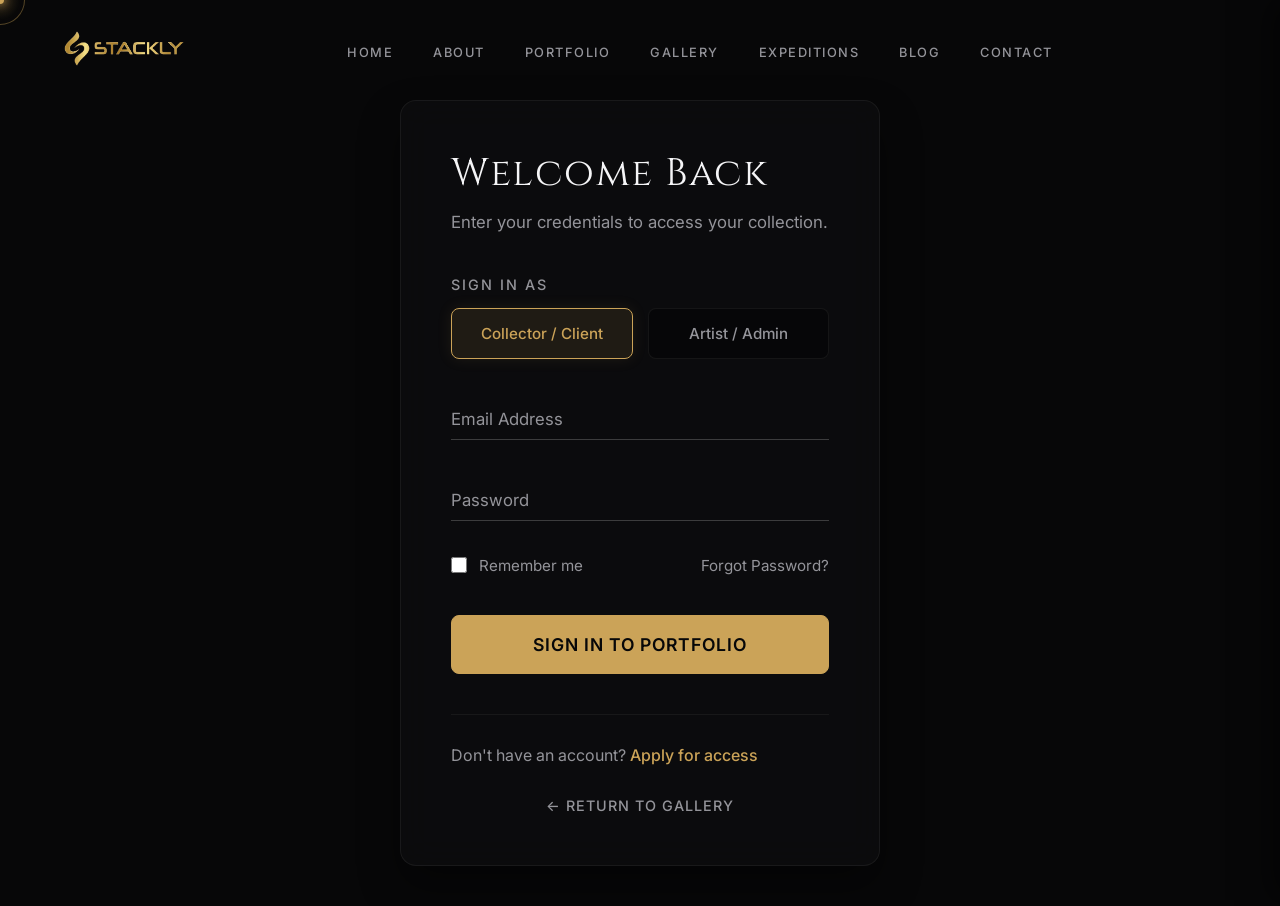
<file: login.html>
<!DOCTYPE html>
<html lang="en">
<head>
    <meta charset="UTF-8">
    <meta name="viewport" content="width=device-width, initial-scale=1.0">
    <title>Login | Stackly Premium Wildlife Photography</title>
    
    <!-- Google Fonts -->
    <link rel="preconnect" href="https://fonts.googleapis.com">
    <link rel="preconnect" href="https://fonts.gstatic.com" crossorigin>
    <link href="https://fonts.googleapis.com/css2?family=Cinzel:wght@400;500;600;700&family=Inter:wght@300;400;500;600&display=swap" rel="stylesheet">
    
    <!-- CSS -->
    <link rel="stylesheet" href="css/style.css">
    <link rel="stylesheet" href="css/auth.css">
</head>
<body class="auth-page">
    <!-- Custom Cursor -->
    <div class="cursor-dot"></div>
    <div class="cursor-outline"></div>

    <!-- Navigation -->
    <nav class="navbar">
        <a href="index.html" class="nav-brand">
            <img src="stackly-logo.webp" alt="Stackly Logo">
        </a>
        <ul class="nav-links">
            <li><a href="index.html">Home</a></li>
            <li><a href="about.html">About</a></li>
            <li><a href="portfolio.html">Portfolio</a></li>
            <li><a href="gallery.html">Gallery</a></li>
            <li><a href="expeditions.html">Expeditions</a></li>
            <li><a href="blog.html">Blog</a></li>
            <li><a href="contact.html">Contact</a></li>
        </ul>
        <div class="nav-actions">
            <!-- empty for login page, or we could leave it out -->
        </div>
        <button class="mobile-toggle">☰</button>
    </nav>

    <div class="auth-split">
        <!-- Form Side -->
        <div class="auth-form-side">
            <div class="auth-container">
                <div class="auth-header">
                    <h2>Welcome Back</h2>
                    <p>Enter your credentials to access your collection.</p>
                </div>
                
                <form action="dashboard.html" class="auth-form">
                    
                    <div class="form-group role-selector">
                        <label class="group-label">Sign in as</label>
                        <div class="role-options">
                            <label class="role-label">
                                <input type="radio" name="role" value="client" checked>
                                <span class="role-btn hover-target">Collector / Client</span>
                            </label>
                            <label class="role-label">
                                <input type="radio" name="role" value="photographer">
                                <span class="role-btn hover-target">Artist / Admin</span>
                            </label>
                        </div>
                    </div>

                    <div class="input-group">
                        <input type="email" id="email" required autocomplete="email">
                        <label for="email">Email Address</label>
                    </div>
                    
                    <div class="input-group">
                        <input type="password" id="password" required autocomplete="current-password">
                        <label for="password">Password</label>
                    </div>
                    
                    <div class="auth-actions">
                        <label class="remember-me hover-target">
                            <input type="checkbox"> Remember me
                        </label>
                        <a href="404.html" class="forgot-pwd hover-target">Forgot Password?</a>
                    </div>
                    
                    <button type="submit" class="btn btn-primary btn-full hover-target">Sign In to Portfolio</button>
                </form>
                
                <div class="auth-footer">
                    <p>Don't have an account? <a href="signup.html" class="hover-target">Apply for access</a></p>
                    <div style="margin-top: 30px;">
                        <a href="index.html" class="hover-target" style="color: var(--text-muted); font-size: 0.9rem; text-transform: uppercase; letter-spacing: 1px;">&larr; Return to Gallery</a>
                    </div>
                </div>
            </div>
        </div>
    </div>

    <!-- Scripts -->
    <script src="js/main.js"></script>
    <script src="js/auth.js"></script>
</body>
</html>
</file>
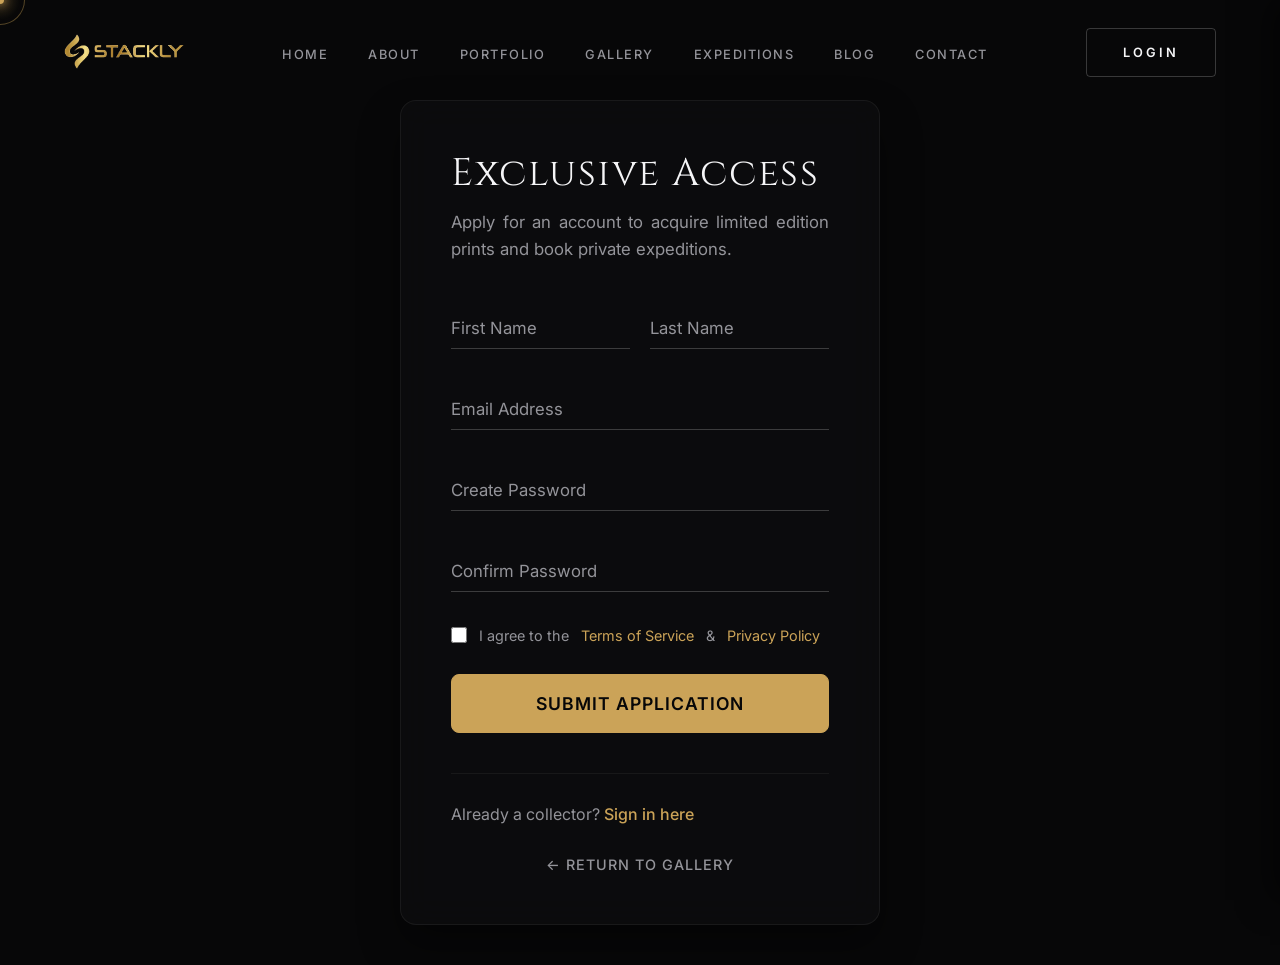
<file: signup.html>
<!DOCTYPE html>
<html lang="en">
<head>
    <meta charset="UTF-8">
    <meta name="viewport" content="width=device-width, initial-scale=1.0">
    <title>Sign Up | Stackly Premium Wildlife Photography</title>
    
    <!-- Google Fonts -->
    <link rel="preconnect" href="https://fonts.googleapis.com">
    <link rel="preconnect" href="https://fonts.gstatic.com" crossorigin>
    <link href="https://fonts.googleapis.com/css2?family=Cinzel:wght@400;500;600;700&family=Inter:wght@300;400;500;600&display=swap" rel="stylesheet">
    
    <!-- CSS -->
    <link rel="stylesheet" href="css/style.css">
    <link rel="stylesheet" href="css/auth.css">
</head>
<body class="auth-page">
    <!-- Custom Cursor -->
    <div class="cursor-dot"></div>
    <div class="cursor-outline"></div>

    <!-- Navigation -->
    <nav class="navbar">
        <a href="index.html" class="nav-brand">
            <img src="stackly-logo.webp" alt="Stackly Logo">
        </a>
        <ul class="nav-links">
            <li><a href="index.html">Home</a></li>
            <li><a href="about.html">About</a></li>
            <li><a href="portfolio.html">Portfolio</a></li>
            <li><a href="gallery.html">Gallery</a></li>
            <li><a href="expeditions.html">Expeditions</a></li>
            <li><a href="blog.html">Blog</a></li>
            <li><a href="contact.html">Contact</a></li>
        </ul>
        <div class="nav-actions">
            <a href="login.html" class="btn btn-outline hover-target">Login</a>
        </div>
        <button class="mobile-toggle">☰</button>
    </nav>

    <div class="auth-split">
        <!-- Form Side -->
        <div class="auth-form-side">
            <div class="auth-container">
                <div class="auth-header">
                    <h2>Exclusive Access</h2>
                    <p>Apply for an account to acquire limited edition prints and book private expeditions.</p>
                </div>
                
                <form action="dashboard.html" class="auth-form">
                    
                    <div class="form-row">
                        <div class="input-group">
                            <input type="text" id="fname" required autocomplete="given-name">
                            <label for="fname">First Name</label>
                        </div>
                        <div class="input-group">
                            <input type="text" id="lname" required autocomplete="family-name">
                            <label for="lname">Last Name</label>
                        </div>
                    </div>

                    <div class="input-group">
                        <input type="email" id="email" required autocomplete="email">
                        <label for="email">Email Address</label>
                    </div>
                    
                    <div class="input-group">
                        <input type="password" id="password" required autocomplete="new-password">
                        <label for="password">Create Password</label>
                    </div>

                    <div class="pwd-strength-container">
                        <div class="pwd-strength-bar">
                            <div class="pwd-strength-fill"></div>
                        </div>
                        <div class="pwd-strength-text">Password Strength</div>
                    </div>

                    <div class="input-group">
                        <input type="password" id="confirm_password" required autocomplete="new-password">
                        <label for="confirm_password">Confirm Password</label>
                    </div>
                    
                    <div class="auth-actions" style="margin-bottom: 30px;">
                        <label class="remember-me hover-target" style="font-size: 0.9rem;">
                            <input type="checkbox" required> I agree to the <a href="404.html" style="color:var(--accent-gold); text-decoration:none;">Terms of Service</a> & <a href="404.html" style="color:var(--accent-gold); text-decoration:none;">Privacy Policy</a>
                        </label>
                    </div>
                    
                    <button type="submit" class="btn btn-primary btn-full hover-target">Submit Application</button>
                </form>
                
                <div class="auth-footer">
                    <p>Already a collector? <a href="login.html" class="hover-target">Sign in here</a></p>
                    <div style="margin-top: 30px;">
                        <a href="index.html" class="hover-target" style="color: var(--text-muted); font-size: 0.9rem; text-transform: uppercase; letter-spacing: 1px;">&larr; Return to Gallery</a>
                    </div>
                </div>
            </div>
        </div>
    </div>

    <!-- Scripts -->
    <script src="js/main.js"></script>
    <script src="js/auth.js"></script>
</body>
</html>
</file>
<file: css/style.css>
:root {
  /* Premium Dark Theme Colors */
  --bg-dark: #070708;
  --bg-card: rgba(18, 18, 20, 0.7);
  --bg-card-hover: rgba(28, 28, 32, 0.85);
  --text-main: #f5f5f7;
  --text-muted: #94949a;
  --text-dark: #121214;
  --accent-gold: #cba358;
  --accent-gold-hover: #e0b870;
  
  /* Typography */
  --font-heading: 'Cinzel', serif;
  --font-body: 'Inter', sans-serif;
  
  /* Effects */
  --glass-bg: rgba(15, 15, 18, 0.4);
  --glass-border: rgba(255, 255, 255, 0.06);
  --glass-blur: blur(16px);
  --shadow-premium: 0 20px 40px rgba(0,0,0,0.4);
  --glow-gold: 0 0 20px rgba(203, 163, 88, 0.2);
  
  /* Transitions */
  --transition-smooth: all 0.5s cubic-bezier(0.16, 1, 0.3, 1);
  --transition-bounce: all 0.6s cubic-bezier(0.34, 1.56, 0.64, 1);
}

/* Base Styles */
* {
  margin: 0;
  padding: 0;
  box-sizing: border-box;
  overflow-wrap: break-word;
}

html {
  scroll-behavior: smooth;
  overflow-x: hidden;
  max-width: 100%;
}

body {
  background-color: var(--bg-dark);
  color: var(--text-main);
  font-family: var(--font-body);
  font-size: 18px;
  overflow-x: hidden;
  max-width: 100%;
  min-height: 100vh;
  display: flex;
  flex-direction: column;
  -webkit-font-smoothing: antialiased;
  -moz-osx-font-smoothing: grayscale;
}

h1, h2, h3, h4, h5, h6 {
  font-family: var(--font-heading);
  font-weight: 400;
  letter-spacing: 1.5px;
}

a {
  color: inherit;
  text-decoration: none;
  transition: var(--transition-smooth);
}

img {
  max-width: 100%;
  height: auto;
  display: block;
}

/* Global Typography */
h1, .hero-title { font-size: 60px; line-height: 1.1; margin-bottom: 20px; }
h2, .section-title { font-size: 40px; line-height: 1.2; margin-bottom: 20px; }

/* Global Layout */
.container {
  width: 100%;
  max-width: 1200px;
  margin: 0 auto;
  padding: 0 16px;
}

@media (max-width: 768px) {
  .container {
    padding: 0 16px;
  }
}

.section {
  padding: 60px 0;
  position: relative;
}

.text-center {
  text-align: center;
}

.text-gold {
  color: var(--accent-gold);
}

.glass-panel {
  background: var(--glass-bg);
  backdrop-filter: var(--glass-blur);
  -webkit-backdrop-filter: var(--glass-blur);
  border: 1px solid var(--glass-border);
  border-radius: 16px;
  transition: var(--transition-smooth);
}

.glass-panel:hover {
  background: rgba(25, 25, 30, 0.5);
  border-color: rgba(255, 255, 255, 0.12);
  box-shadow: var(--shadow-premium);
}

/* Typography styles */
.hero-title {
  font-size: clamp(1.2rem, 2.5vw, 2.2rem);
  line-height: 1.05;
  text-transform: uppercase;
  margin-bottom: 24px;
  font-weight: 500;
}

.section-title {
  font-size: clamp(1.1rem, 2vw, 1.6rem);
  margin-bottom: 24px;
  text-transform: uppercase;
  font-weight: 500;
}

.subtitle {
  font-size: 0.9rem;
  color: var(--text-muted);
  max-width: 650px;
  line-height: 1.6;
}

p, .subtitle {
  text-align: justify;
}

.text-center p, .text-center .subtitle {
  text-align: center;
  margin-left: auto;
  margin-right: auto;
}

/* Center utility for flex/grid items */
.flex-center {
  display: flex;
  flex-direction: column;
  align-items: center;
  justify-content: center;
}

/* Buttons */
.btn {
  display: inline-flex;
  align-items: center;
  justify-content: center;
  padding: 16px 36px;
  font-family: var(--font-body);
  font-size: 0.8rem;
  font-weight: 600;
  text-transform: uppercase;
  letter-spacing: 3px;
  border-radius: 4px;
  cursor: pointer;
  transition: var(--transition-smooth);
  position: relative;
  overflow: hidden;
  z-index: 1;
}

.btn::before {
  content: '';
  position: absolute;
  top: 0; left: 0;
  width: 100%; height: 100%;
  background: rgba(255,255,255,0.1);
  transform: scaleX(0);
  transform-origin: right;
  transition: transform 0.5s cubic-bezier(0.16, 1, 0.3, 1);
  z-index: -1;
}

.btn:hover::before {
  transform: scaleX(1);
  transform-origin: left;
}

.btn-primary {
  background-color: var(--accent-gold);
  color: var(--bg-dark);
  border: 1px solid var(--accent-gold);
}

.btn-primary:hover {
  background-color: var(--accent-gold-hover);
  color: var(--bg-dark);
  box-shadow: var(--glow-gold);
}

.btn-outline {
  background-color: transparent;
  color: var(--text-main);
  border: 1px solid rgba(255, 255, 255, 0.2);
}

.btn-outline:hover {
  border-color: var(--accent-gold);
  color: var(--accent-gold);
}

/* Navigation */
.navbar {
  position: fixed;
  top: 0;
  left: 0;
  width: 100%;
  padding: 28px 5%;
  display: flex;
  justify-content: space-between;
  align-items: center;
  z-index: 1000;
  transition: var(--transition-smooth);
}

.navbar.scrolled {
  padding: 16px 4%;
  background: rgba(7, 7, 8, 0.85);
  backdrop-filter: var(--glass-blur);
  -webkit-backdrop-filter: var(--glass-blur);
  border-bottom: 1px solid var(--glass-border);
}

.nav-brand img {
  height: 44px;
  width: auto;
  transition: var(--transition-smooth);
}

.navbar.scrolled .nav-brand img {
  height: 36px;
}

.nav-links {
  display: flex;
  gap: 40px;
  list-style: none;
}

.nav-links a {
  font-size: 0.8rem;
  text-transform: uppercase;
  letter-spacing: 1.5px;
  color: var(--text-muted);
  position: relative;
  font-weight: 500;
  padding: 8px 0;
}

.nav-links a::after {
  content: '';
  position: absolute;
  bottom: 0;
  left: 50%;
  transform: translateX(-50%);
  width: 0;
  height: 1px;
  background-color: var(--accent-gold);
  transition: var(--transition-smooth);
}

.nav-links a:hover,
.nav-links a.active {
  color: var(--accent-gold);
}

.nav-links a:hover::after,
.nav-links a.active::after {
  width: 100%;
}

.nav-actions {
  display: flex;
  gap: 20px;
  align-items: center;
}

.mobile-toggle {
  display: none;
  background: none;
  border: none;
  color: white;
  font-size: 1.8rem;
  cursor: pointer;
  z-index: 10000;
  align-items: center;
  justify-content: center;
  transition: transform 0.3s ease;
  width: 44px;
  height: 44px;
}

.mobile-overlay {
  position: fixed;
  top: 0;
  left: 0;
  width: 100%;
  height: 100vh;
  background: rgba(0, 0, 0, 0.6);
  z-index: 9998;
  opacity: 0;
  visibility: hidden;
  transition: all 0.4s ease;
  backdrop-filter: blur(4px);
}

.mobile-overlay.active {
  opacity: 1;
  visibility: visible;
}

.mobile-menu {
  position: fixed;
  top: 0;
  right: 0;
  width: 85%;
  max-width: 400px;
  height: 100vh;
  background: rgba(15, 15, 18, 0.85);
  backdrop-filter: blur(20px);
  -webkit-backdrop-filter: blur(20px);
  border-left: 1px solid rgba(255, 255, 255, 0.05);
  z-index: 9999;
  display: flex;
  flex-direction: column;
  justify-content: center;
  align-items: center;
  transform: translateX(100%);
  transition: transform 0.5s cubic-bezier(0.16, 1, 0.3, 1);
  box-shadow: -10px 0 30px rgba(0, 0, 0, 0.5);
}

.mobile-menu.active {
  transform: translateX(0);
}

.mobile-close-btn {
  position: absolute;
  top: 20px;
  right: 20px;
  background: none;
  border: none;
  color: var(--text-main);
  font-size: 28px;
  cursor: pointer;
  z-index: 10001;
  transition: color 0.3s ease;
}

.mobile-close-btn:hover {
  color: var(--accent-gold);
}

.mobile-menu .nav-links {
  display: flex;
  flex-direction: column;
  align-items: center;
  gap: 32px;
  width: 100%;
  padding: 0;
}

.mobile-menu .nav-links a {
  font-size: 1.1rem;
  font-family: var(--font-heading);
  color: var(--text-main);
  text-transform: uppercase;
  letter-spacing: 2px;
  padding: 10px 20px;
  width: 100%;
  text-align: center;
}

/* Custom Cursor & Spotlight */
.cursor-dot,
.cursor-outline {
  position: fixed;
  top: 0;
  left: 0;
  transform: translate(-50%, -50%);
  border-radius: 50%;
  z-index: 9999;
  pointer-events: none;
}

.cursor-dot {
  width: 8px;
  height: 8px;
  background-color: var(--accent-gold);
  box-shadow: 0 0 10px var(--accent-gold), 0 0 20px var(--accent-gold);
  transition: width 0.2s, height 0.2s;
}

.cursor-outline {
  width: 50px;
  height: 50px;
  border: 1px solid rgba(203, 163, 88, 0.4);
  background: radial-gradient(circle, rgba(203, 163, 88, 0.15) 0%, transparent 60%);
  transition: width 0.3s, height 0.3s, background-color 0.3s, border-color 0.3s;
}

.cursor-hover .cursor-dot {
  width: 0;
  height: 0;
}

.cursor-hover .cursor-outline {
  width: 80px;
  height: 80px;
  background: rgba(203, 163, 88, 0.1);
  border-color: rgba(203, 163, 88, 0.8);
  backdrop-filter: blur(2px);
}

/* 3D Perspective Utilities */
.tilt-wrapper {
  perspective: 1200px;
  transform-style: preserve-3d;
}

.tilt-element {
  transform-style: preserve-3d;
  transition: transform 0.1s cubic-bezier(0.1, 0.5, 0.1, 1);
  will-change: transform;
}

.tilt-element img, .tilt-element .card-content, .tilt-element .item-overlay {
  transform: translateZ(30px);
}

/* Footer Redesign */
.footer {
  margin-top: auto;
  border-top: 1px solid rgba(255, 255, 255, 0.08);
  padding: 60px 0 20px;
  background: linear-gradient(180deg, var(--bg-dark) 0%, #030304 100%);
  position: relative;
  overflow: hidden;
  width: 100%;
}

.footer-grid {
  display: grid;
  grid-template-columns: repeat(4, 1fr);
  gap: 40px;
  margin-bottom: 40px;
  align-items: flex-start;
}

.footer-col {
  display: flex;
  flex-direction: column;
}

.footer-brand img {
  height: 40px;
  margin-bottom: 15px;
}

.footer-desc {
  color: var(--text-muted);
  line-height: 1.6;
  font-size: 14px;
  max-width: 280px;
}

.footer-title {
  font-family: var(--font-heading);
  font-size: 18px;
  font-weight: 700;
  margin-bottom: 20px;
  color: var(--accent-gold);
  text-transform: uppercase;
}

.footer-links {
  list-style: none;
}

.footer-links li {
  margin-bottom: 12px;
}

.footer-links a {
  color: var(--text-muted);
  font-size: 14px;
  transition: var(--transition-smooth);
  display: inline-flex;
  align-items: center;
}

.footer-links a:hover {
  color: var(--accent-gold);
  transform: translateX(3px);
}

.social-icons {
  display: flex;
  flex-direction: row;
  gap: 15px;
  align-items: center;
}

.social-icons a {
  color: var(--text-muted);
  transition: transform 0.3s ease, color 0.3s ease;
  display: inline-flex;
}

.social-icons a:hover {
  color: var(--accent-gold);
  transform: scale(1.1);
}

.footer-map-wrapper {
  width: 220px;
  height: 140px;
  border-radius: 8px;
  overflow: hidden;
  transition: transform 0.3s ease;
}

.footer-map-wrapper:hover {
  transform: scale(1.05);
}

.footer-map-wrapper iframe {
  width: 100%;
  height: 100%;
  border: 0;
  filter: invert(90%) hue-rotate(180deg);
}

.footer-bottom {
  border-top: 1px solid rgba(255, 255, 255, 0.08);
  padding-top: 20px;
  display: flex;
  justify-content: space-between;
  align-items: center;
  color: var(--text-muted);
  font-size: 14px;
}

.footer-legal a {
  color: var(--text-muted);
  text-decoration: none;
  transition: var(--transition-smooth);
  margin: 0 5px;
}

.footer-legal a:hover {
  color: var(--accent-gold);
}

/* Animations Utility Classes */
.fade-up { opacity: 0; transform: translateY(40px); }
.fade-right { opacity: 0; transform: translateX(-40px); }
.fade-left { opacity: 0; transform: translateX(40px); }
.zoom-in { opacity: 0; transform: scale(0.9); }
.blur-reveal { filter: blur(10px); opacity: 0; }

/* Responsive */
@media (max-width: 1024px) {
  body { font-size: 14.5px; }
  .section { padding: 100px 0; }
  
  .nav-links, .nav-actions {
    display: none;
  }
  
  .mobile-toggle {
    display: flex;
  }
  
  .footer-grid {
    grid-template-columns: 1fr 1fr;
    gap: 40px;
  }
  
  .cursor-dot, .cursor-outline {
    display: none;
  }
}

@media (max-width: 1024px) {
  body { font-size: 16px; }
  h1, .hero-title, .page-title { font-size: 42px; }
  h2, .section-title { font-size: 32px; }
}

@media (max-width: 768px) {
  body { font-size: 16px; }
  .section { padding: 60px 0; }
  .footer-newsletter { flex-direction: column !important; }
  
  h1, .hero-title { font-size: 42px; }
  h2, .section-title { font-size: 32px; }
  
  .footer-grid {
    grid-template-columns: 1fr;
    text-align: center;
    align-items: center;
    gap: 40px;
  }
  
  .footer-desc {
    margin: 0 auto;
  }
  
  .social-icons {
    justify-content: center;
  }
  
  .footer-map-wrapper {
    width: 100%;
    max-width: 400px;
    margin: 0 auto;
  }
  
  .footer-bottom {
    flex-direction: column;
    gap: 20px;
    text-align: center;
  }

  /* Disable heavy animations */
  .parallax-bg {
      background-attachment: scroll !important;
  }
}

@media (max-width: 480px) {
  body { font-size: 14px; }
  h1, .hero-title { font-size: 32px; }
  h2, .section-title { font-size: 24px; }
}

/* Preloader Styles */
#preloader {
    position: fixed;
    top: 0;
    left: 0;
    width: 100vw;
    height: 100vh;
    z-index: 99999;
    background-color: var(--bg-dark);
    display: flex;
    justify-content: center;
    align-items: center;
    overflow: hidden;
    transition: transform 0.8s cubic-bezier(0.77, 0, 0.175, 1), opacity 0.8s ease;
}

#preloader.exit {
    transform: translateY(-100%);
    opacity: 0;
    pointer-events: none;
}

.preloader-bg {
    position: absolute;
    inset: -5%;
    background: radial-gradient(circle at center, #1a1c23 0%, var(--bg-dark) 80%);
    z-index: 1;
}

.preloader-fog {
    position: absolute;
    inset: -20%;
    background: url('data:image/svg+xml;utf8,<svg viewBox="0 0 200 200" xmlns="http://www.w3.org/2000/svg"><filter id="noiseFilter"><feTurbulence type="fractalNoise" baseFrequency="0.01" numOctaves="3" stitchTiles="stitch"/></filter><rect width="100%" height="100%" filter="url(%23noiseFilter)" opacity="0.15"/></svg>');
    opacity: 0.4;
    z-index: 2;
    animation: fog-drift 20s linear infinite;
    mix-blend-mode: screen;
}

.preloader-particles {
    position: absolute;
    inset: 0;
    background-image: radial-gradient(circle, rgba(212, 165, 116, 0.2) 1px, transparent 1px);
    background-size: 50px 50px;
    z-index: 3;
    animation: particles-drift 10s linear infinite;
}

.shutter-flash {
    position: absolute;
    inset: 0;
    background-color: #ffffff;
    opacity: 0;
    z-index: 10;
    pointer-events: none;
}

.shutter-flash.flash-active {
    animation: camera-flash 0.4s ease-out forwards;
}

.preloader-center {
    position: relative;
    z-index: 5;
    display: flex;
    flex-direction: column;
    align-items: center;
    justify-content: center;
}

.camera-ring-outer {
    width: 140px;
    height: 140px;
    border-radius: 50%;
    border: 2px dashed rgba(212, 165, 116, 0.3);
    position: absolute;
    animation: focus-spin 8s linear infinite;
}

.camera-ring-inner {
    width: 100px;
    height: 100px;
    border-radius: 50%;
    border: 3px solid rgba(212, 165, 116, 0.8);
    border-top-color: transparent;
    border-bottom-color: transparent;
    position: relative;
    animation: focus-spin-reverse 3s cubic-bezier(0.68, -0.55, 0.265, 1.55) infinite;
}

.camera-ring-inner::after {
    content: '';
    position: absolute;
    inset: 10px;
    border-radius: 50%;
    border: 1px solid rgba(255,255,255,0.1);
    background: radial-gradient(circle, transparent 40%, rgba(212, 165, 116, 0.05) 80%, rgba(212, 165, 116, 0.2) 100%);
    box-shadow: inset 0 0 20px rgba(0,0,0,0.8);
}

.pulse-ring {
    position: absolute;
    width: 80px;
    height: 80px;
    border-radius: 50%;
    background-color: rgba(212, 165, 116, 0.1);
    box-shadow: 0 0 20px rgba(212, 165, 116, 0.4);
    animation: pulse-glow 2s ease-in-out infinite alternate;
}

.loading-text-container {
    margin-top: 50px;
    height: 24px;
    display: flex;
    justify-content: center;
    align-items: center;
    overflow: hidden;
}

.loading-text {
    font-family: var(--font-heading);
    color: var(--accent-gold);
    font-size: 1.1rem;
    letter-spacing: 4px;
    text-transform: uppercase;
    text-shadow: 0 0 10px rgba(212, 165, 116, 0.3);
    opacity: 0;
    transform: translateY(10px);
    animation: text-fade-in-out 0.8s forwards;
}

.loading-text.change {
    animation: none;
}

@keyframes focus-spin {
    0% { transform: rotate(0deg); }
    100% { transform: rotate(360deg); }
}

@keyframes focus-spin-reverse {
    0% { transform: rotate(0deg) scale(1); }
    50% { transform: rotate(-180deg) scale(1.05); }
    100% { transform: rotate(-360deg) scale(1); }
}

@keyframes pulse-glow {
    0% { transform: scale(0.8); opacity: 0.5; }
    100% { transform: scale(1.2); opacity: 1; }
}

@keyframes fog-drift {
    0% { transform: translateX(0) translateY(0); }
    50% { transform: translateX(-5%) translateY(2%); }
    100% { transform: translateX(0) translateY(0); }
}

@keyframes particles-drift {
    0% { transform: translateY(0); }
    100% { transform: translateY(50px); }
}

@keyframes camera-flash {
    0% { opacity: 0; }
    10% { opacity: 0.8; }
    20% { opacity: 0; }
    30% { opacity: 0.4; }
    100% { opacity: 0; }
}

@keyframes text-fade-in-out {
    0% { opacity: 0; transform: translateY(10px); }
    20% { opacity: 1; transform: translateY(0); }
    80% { opacity: 1; transform: translateY(0); }
    100% { opacity: 0; transform: translateY(-10px); }
}


* {
  word-break: break-word;
  min-width: 0;
}
@media (max-width: 768px) {
  h1, .hero-title, .page-title { font-size: 32px !important; }
}
@media (max-width: 480px) {
  h1, .hero-title, .page-title { font-size: 28px !important; }
  h2, .section-title { font-size: 24px !important; }
  .blog-card.featured .blog-content { padding: 20px !important; }
  .tour-content { padding: 20px !important; }
}
</file>
<file: css/auth.css>
/* Premium Split Layout Auth Pages */

.auth-page {
    margin: 0;
    padding: 0;
    min-height: 100vh;
    background: var(--bg-dark);
    font-family: var(--font-body);
}

.auth-split {
    display: flex;
    width: 100%;
    min-height: 100vh;
}

.auth-image {
    display: none;
    position: relative;
}

.auth-image::after {
    content: '';
    position: absolute;
    inset: 0;
    background: linear-gradient(135deg, rgba(7,7,8,0.2) 0%, var(--bg-dark) 100%);
}

@media (min-width: 900px) {
    .auth-image {
        display: block;
        flex: 1.2;
        background-size: cover;
        background-position: center;
    }
}

.auth-form-side {
    flex: 1;
    display: flex;
    flex-direction: column;
    justify-content: center;
    align-items: center;
    padding: 100px 20px 40px 20px;
    background: var(--bg-dark);
    position: relative;
    width: 100%;
}

.auth-container {
    width: 100%;
    max-width: 480px;
    background: rgba(15, 15, 18, 0.6);
    backdrop-filter: var(--glass-blur);
    border: 1px solid var(--glass-border);
    padding: 50px;
    border-radius: 16px;
    box-shadow: var(--shadow-premium);
    animation: fadeIn 0.8s ease-out forwards;
}

@keyframes fadeIn {
    from { opacity: 0; transform: translateY(20px); }
    to { opacity: 1; transform: translateY(0); }
}

.auth-header {
    text-align: left;
    margin-bottom: 40px;
}

.auth-header h2 {
    font-family: var(--font-heading);
    font-size: 2.4rem;
    color: var(--text-main);
    margin-bottom: 12px;
}

.auth-header p {
    color: var(--text-muted);
    font-size: 1.05rem;
    line-height: 1.6;
}

/* Role Selector */
.role-selector {
    margin-bottom: 35px;
}

.role-selector label.group-label {
    display: block;
    margin-bottom: 15px;
    color: var(--text-muted);
    font-size: 0.9rem;
    text-transform: uppercase;
    letter-spacing: 2px;
    font-weight: 500;
}

.role-options {
    display: flex;
    gap: 15px;
}

.role-label {
    flex: 1;
    position: relative;
    cursor: pointer;
    margin-bottom: 0 !important;
}

.role-label input {
    position: absolute;
    opacity: 0;
    cursor: pointer;
}

.role-btn {
    display: block;
    text-align: center;
    padding: 15px;
    background: rgba(7, 7, 8, 0.8);
    border: 1px solid var(--glass-border);
    border-radius: 8px;
    color: var(--text-muted);
    font-size: 0.95rem;
    transition: var(--transition-smooth);
    font-weight: 500;
}

.role-label input:checked ~ .role-btn {
    background: rgba(203, 163, 88, 0.1);
    border-color: var(--accent-gold);
    color: var(--accent-gold);
    box-shadow: 0 0 15px rgba(203, 163, 88, 0.1);
}

/* Animated Inputs */
.form-row {
    display: flex;
    gap: 20px;
}

.input-group {
    position: relative;
    margin-bottom: 35px;
    width: 100%;
}

.input-group input {
    width: 100%;
    padding: 15px 0 10px 0;
    font-size: 1.05rem;
    color: white;
    border: none;
    border-bottom: 1px solid rgba(255, 255, 255, 0.2);
    outline: none;
    background: transparent;
    transition: 0.3s ease;
    font-family: var(--font-body);
}

.input-group input:focus {
    border-bottom-color: var(--accent-gold);
}

.input-group label {
    position: absolute;
    top: 15px;
    left: 0;
    color: var(--text-muted);
    font-size: 1.05rem;
    transition: 0.3s ease all;
    pointer-events: none;
}

.input-group input:focus ~ label,
.input-group input:valid ~ label,
.input-group input.has-val ~ label {
    top: -15px;
    font-size: 0.85rem;
    color: var(--accent-gold);
    text-transform: uppercase;
    letter-spacing: 1px;
}

/* Password Strength Meter */
.pwd-strength-container {
    margin-top: -20px;
    margin-bottom: 30px;
    display: none;
}

.pwd-strength-bar {
    height: 4px;
    background: rgba(255, 255, 255, 0.1);
    border-radius: 2px;
    overflow: hidden;
    margin-bottom: 8px;
}

.pwd-strength-fill {
    height: 100%;
    width: 0;
    transition: all 0.3s ease;
}

.pwd-strength-text {
    font-size: 0.8rem;
    color: var(--text-muted);
}

/* Auth Actions */
.auth-actions {
    display: flex;
    justify-content: space-between;
    align-items: center;
    margin-bottom: 40px;
}

.remember-me {
    display: flex;
    align-items: center;
    gap: 12px;
    color: var(--text-muted);
    font-size: 0.95rem;
    cursor: pointer;
}

.remember-me input {
    accent-color: var(--accent-gold);
    width: 16px;
    height: 16px;
}

.forgot-pwd {
    color: var(--text-muted);
    font-size: 0.95rem;
    text-decoration: none;
    transition: 0.3s ease;
}

.forgot-pwd:hover {
    color: var(--accent-gold);
}

.btn-full {
    width: 100%;
    text-align: center;
    padding: 18px;
    font-size: 1.1rem;
    border-radius: 8px;
    letter-spacing: 1px;
}

.auth-footer {
    margin-top: 40px;
    font-size: 1rem;
    color: var(--text-muted);
    text-align: center;
    padding-top: 30px;
    border-top: 1px solid rgba(255, 255, 255, 0.05);
}

.auth-footer a {
    color: var(--accent-gold);
    text-decoration: none;
    font-weight: 500;
}

.auth-footer a:hover {
    text-decoration: underline;
}

@media (max-width: 768px) {
    .auth-form-side { padding: 40px 20px; }
    .auth-container { padding: 30px 25px; border: none; background: transparent; box-shadow: none; }
    .form-row { flex-direction: column; gap: 0; }
}
</file>
